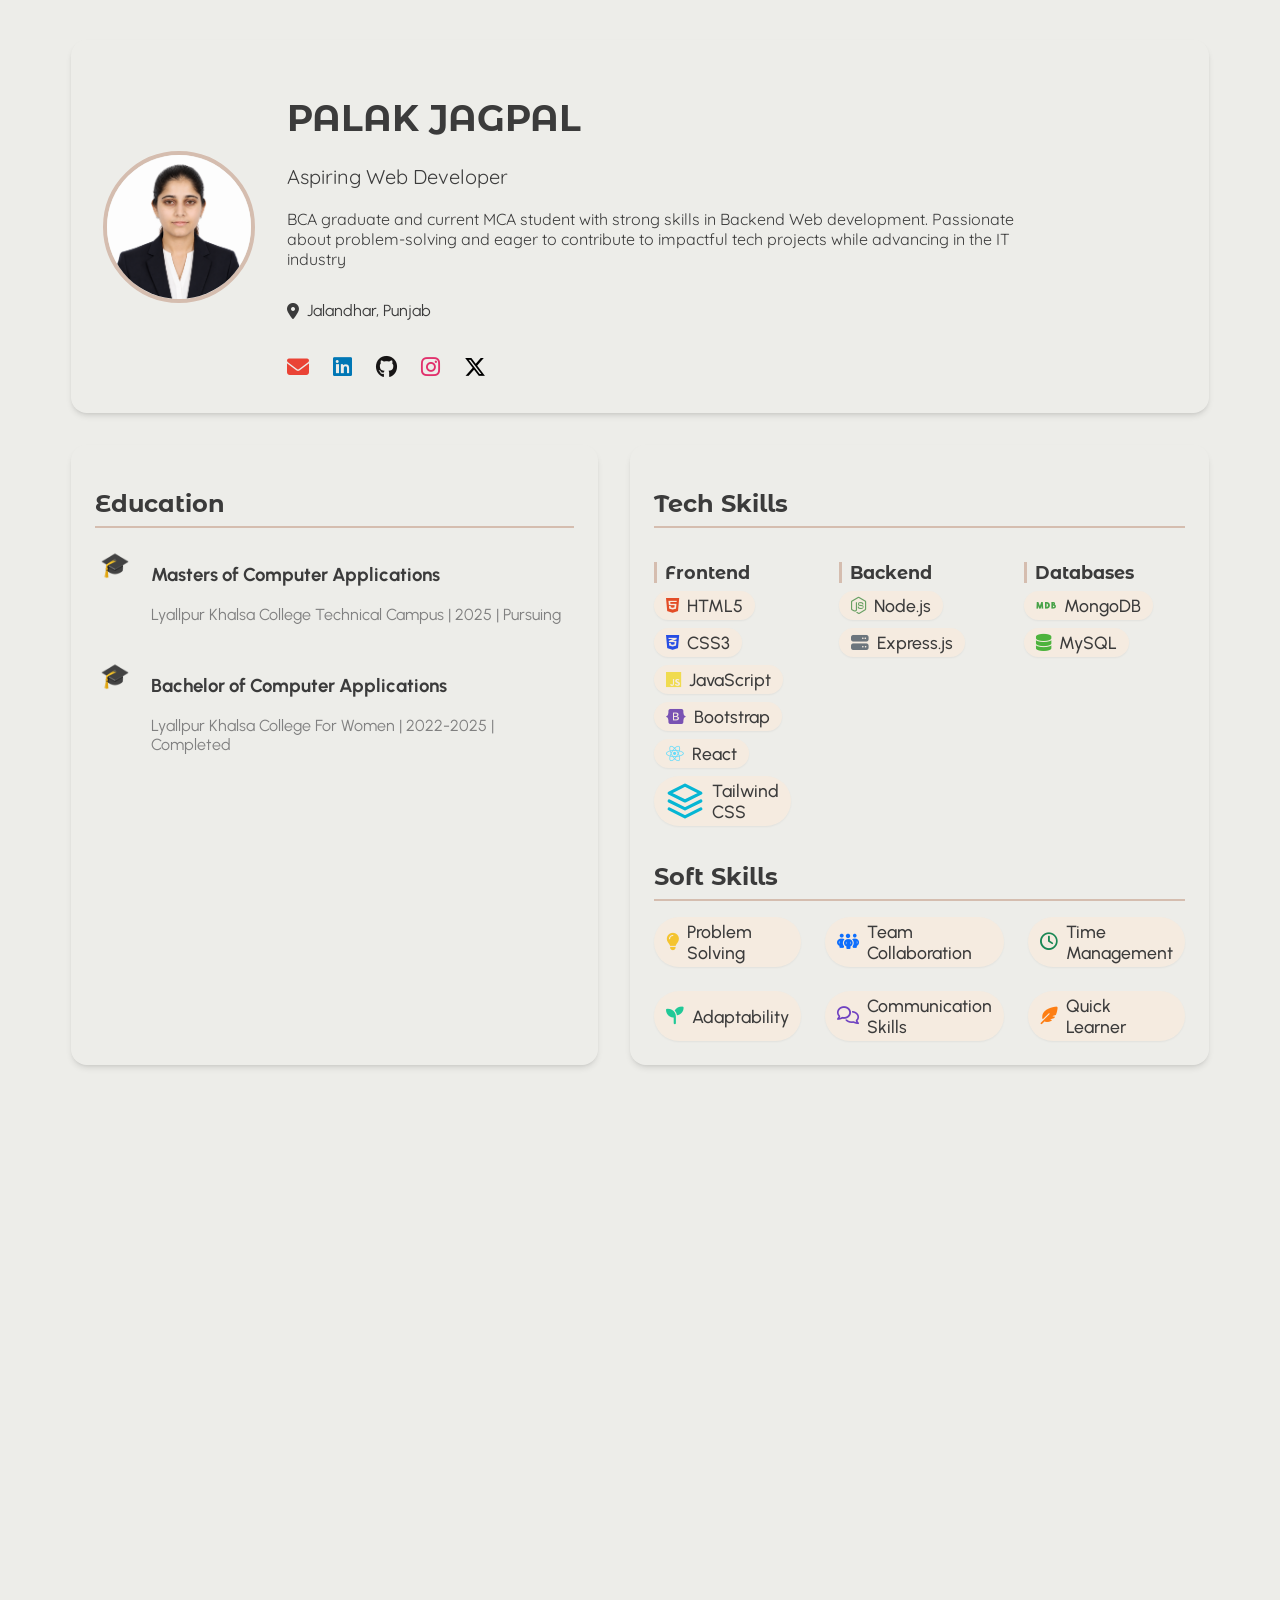
<file: index.html>
<!DOCTYPE html>
<html lang="en">
<head>
    <meta charset="UTF-8">
    <meta name="viewport" content="width=device-width, initial-scale=1.0">
    <title>Palak Jagpal | Portfolio</title>
    <!-- Link to the external CSS file -->
    <link rel="stylesheet" href="style.css">

    <!-- Font Awesome for icons -->
    <link rel="stylesheet" href="https://cdnjs.cloudflare.com/ajax/libs/font-awesome/6.5.2/css/all.min.css">

    <link rel="preconnect" href="https://fonts.googleapis.com">
    <link rel="preconnect" href="https://fonts.gstatic.com" crossorigin>
    <link href="https://fonts.googleapis.com/css2?family=Montserrat+Alternates:ital,wght@0,100;0,200;0,300;0,400;0,500;0,600;0,700;0,800;0,900;1,100;1,200;1,300;1,400;1,500;1,600;1,700;1,800;1,900&family=Quicksand:wght@300..700&family=Urbanist:ital,wght@0,100..900;1,100..900&display=swap" rel="stylesheet">

    <link rel="stylesheet" href="https://cdnjs.cloudflare.com/ajax/libs/animate.css/4.1.1/animate.min.css"/>
    <link rel="stylesheet" href="https://cdnjs.cloudflare.com/ajax/libs/font-awesome/6.5.1/css/all.min.css">


</head>
<body class="antialiased">

    <!-- Main Container -->
    <div class="container">

<!------------------------------------------------------------------------------------->

        <!-- Header Section -->
        <header class="header animate-on-scroll">
            <!-- Profile Picture -->
            <img src="profileimage.png" alt="Your Profile Picture" class="profile-picture">
            
            <!-- Bio and Name -->
            <div>
                <h1 class="animate__animated animate__fadeIn">PALAK JAGPAL</h1>
                <p class="subtitle animate__animated animate__fadeIn">Aspiring Web Developer</p>
                <p class="bio animate__animated animate__fadeIn">
                    BCA graduate and current MCA student with strong skills in Backend Web development. Passionate about problem-solving and eager to contribute to impactful tech projects while advancing in the IT industry
                </p>
                <!-- New container for contact information -->
                <div class="contact-info-container">

                    <p class="contact-location">
                        <i class="fa-solid fa-location-dot animate__animated animate__flip"></i> Jalandhar, Punjab</p>

                    <div class="contact-links">
                        <a href="mailto:palakjagpal70@gmail.com" class="contact-link" aria-label="Email"><i class="fa-solid fa-envelope animate__animated animate__zoomIn"></i></a>

                        <a href="https://www.linkedin.com/in/palak-jagpal/" target="_blank" class="contact-link" aria-label="LinkedIn"><i class="fa-brands fa-linkedin animate__animated animate__zoomIn"></i></a>

                        <a href="https://github.com/palakjagpal" target="_blank" class="contact-link" aria-label="GitHub"><i class="fa-brands fa-github animate__animated animate__zoomIn"></i></a>

                        <a href="https://www.instagram.com/palak._.jagpal/" target="_blank" class="contact-link" aria-label="Instagram"><i class="fa-brands fa-instagram animate__animated animate__zoomIn"></i></a>

                        <a href="https://x.com/jagpal_palak" target="_blank" class="contact-link" aria-label="Twitter"><i class="fa-brands fa-x-twitter animate__animated animate__zoomIn"></i></a>
                    </div>
                </div>
            </div>
        </header>

        <!-- Main Content Sections -->
        <main class="main-content">

<!------------------------------------------------------------------------------------->

            <!-- Education Section -->
            <section id="education" class="section animate-on-scroll">
                <h2 class="section-title">Education</h2>

                <div class="education-item">
                    <div class="education-icon">🎓</div>
                    <div class="education-details">
                        <h3 class="animate-on-scroll animate__animated animate__slideInUp">Masters of Computer Applications</h3>
                        <p class="animate-on-scroll animate__animated animate__slideInUp">Lyallpur Khalsa College Technical Campus | 2025 | Pursuing</p>
                        
                    </div>
                </div>

                <div class="education-item">
                    <div class="education-icon">🎓</div>
                    <div class="education-details">
                        <h3 class="animate-on-scroll animate__animated animate__slideInUp">Bachelor of Computer Applications</h3>
                        <p class="animate-on-scroll animate__animated animate__slideInUp">Lyallpur Khalsa College For Women | 2022-2025 | Completed</p>
                    </div>
                </div>
            </section>

            </section>

<!------------------------------------------------------------------------------------->
            <!-- Skills Section -->
            <section id="skills" class="section animate-on-scroll">
                <h2 class="section-title">Tech Skills</h2>
                <div class="skills-list">
                    <!-- Frontend -->
                    <div class="skill-group">
                        <h3 class="skill-heading">Frontend</h3>
                        <div class="skill-items">
                            <span class="skill-tag wow animate__animated animate__bounceIn"><i class="fa-brands fa-html5"></i> HTML5</span>
                            <span class="skill-tag wow animate__animated animate__bounceIn"><i class="fa-brands fa-css3-alt"></i> CSS3</span>
                            <span class="skill-tag wow animate__animated animate__bounceIn"><i class="fa-brands fa-js"></i> JavaScript</span>
                            <span class="skill-tag wow animate__animated animate__bounceIn"><i class="fa-brands fa-bootstrap"></i> Bootstrap</span>
                            <span class="skill-tag wow animate__animated animate__bounceIn"><i class="fa-brands fa-react"></i> React</span>
                            <span class="skill-tag wow animate__animated animate__bounceIn">
                    <svg class="inline-block w-4 h-4 mr-1" viewBox="0 0 24 24" fill="none" xmlns="http://www.w3.org/2000/svg">
                        <path d="M12 2L2 7L12 12L22 7L12 2Z" stroke="#06B6D4" stroke-width="2" stroke-linecap="round" stroke-linejoin="round"/>
                        <path d="M2 17L12 22L22 17" stroke="#06B6D4" stroke-width="2" stroke-linecap="round" stroke-linejoin="round"/>
                        <path d="M2 12L12 17L22 12" stroke="#06B6D4" stroke-width="2" stroke-linecap="round" stroke-linejoin="round"/>
                    </svg>
                    Tailwind CSS
                </span>
                        </div>
                    </div>

                    <!-- Backend -->
                    <div class="skill-group">
                        <h3 class="skill-heading">Backend</h3>
                        <div class="skill-items">
                            <span class="skill-tag wow animate__animated animate__bounceIn"><i class="fa-brands fa-node-js"></i> Node.js</span>
                            <span class="skill-tag wow animate__animated animate__bounceIn"><i class="fa-solid fa-server"></i> Express.js</span>
                            <!--<span class="skill-tag wow animate__animated animate__bounceIn"><i class="fa-brands fa-php"></i> PHP</span>-->
                        </div>
                    </div>

                    <!-- Databases -->
                    <div class="skill-group">
                        <h3 class="skill-heading">Databases</h3>
                        <div class="skill-items">
                            <span class="skill-tag wow animate__animated animate__bounceIn"><i class="fa-brands fa-mdb"></i> MongoDB</span>
                            <span class="skill-tag wow animate__animated animate__bounceIn"><i class="fa-solid fa-database"></i> MySQL</span>
                        </div>
                    </div>

                </div>

                <h2 class="section-title mt-6">Soft Skills</h2>
                <div class="skills-list">
                    <span class="skill-tag animate__animated animate__bounceIn"><i class="fa-solid fa-lightbulb"></i> Problem Solving</span>
                    <span class="skill-tag animate__animated animate__bounceIn"><i class="fa-solid fa-people-group"></i> Team Collaboration</span>
                    <span class="skill-tag animate__animated animate__bounceIn"><i class="fa-regular fa-clock"></i> Time Management</span>
                    <span class="skill-tag animate__animated animate__bounceIn"><i class="fa-solid fa-seedling"></i> Adaptability</span>
                    <span class="skill-tag animate__animated animate__bounceIn"><i class="fa-regular fa-comments"></i> Communication Skills</span>
                    <span class="skill-tag animate__animated animate__bounceIn"><i class="fa-solid fa-feather-pointed"></i> Quick Learner</span>
                </div>
            </section>

<!------------------------------------------------------------------------------------->

            <!-- Virtual Internships & Job Simulations Section-->
            <section id="projects" class="section animate-on-scroll">
                <h2 class="section-title">Virtual Internships</h2>
                <div class="internships-grid">
                    <div class="internship-card">
                        <h3 class="animate__animated animate__fadeIn animate__delay-1s">CoderRoots - MERN Stack / Full Stack Intern</h3>
                        <p class="animate__animated animate__fadeIn animate__delay-2s">June 2026 - July 2026 | 45-Day Internship</p>
                        <p  class="animate__animated animate__fadeIn animate__delay-3s">Developed responsive MERN stack web applications, integrated RESTful APIs, managed MongoDB and backend operations, implemented authentication and authorization, and performed testing and debugging.</p>
                    </div>

                    <div class="internship-card">
                        <h3 class="animate__animated animate__fadeIn animate__delay-1s">Kodbud – Web Development Internship</h3>
                        <p class="animate__animated animate__fadeIn animate__delay-2s">Sept 2025 - Completed</p>
                        <p  class="animate__animated animate__fadeIn animate__delay-3s">Completed a 4-week internship focusing on front-end and back-end web development. Contributed to live projects, honed programming skills, and applied problem-solving techniques under industry mentorship</p>
                        <a href="certifcate_palak.html" class="internship-link animate__animated animate__fadeIn animate__delay-3s">View Certificate &rarr;</a>
                    </div>

                    <!--
                    <div class="internship-card">
                        <h3 class="animate__animated animate__fadeIn animate__delay-1s">Internship Studio - Website Design and Development Internship</h3>
                        <p class="animate__animated animate__fadeIn animate__delay-2s">Feb 2024 - Completed</p>
                        <p class="animate__animated animate__fadeIn animate__delay-3s">Completed training in front-end and back-end web technologies; developed design prototypes and functional web applications using HTML, CSS and, JavaScript.</p>
                        <a href="https://internshipstudio-prod-data-bucket.s3.ap-south-1.amazonaws.com/certificates/certificate_677d1f7386ee10.50705679.pdf" class="internship-lin4 animate__animated animate__fadeIn animate__delay-3s">View Certificate &rarr;</a>
                    </div>-->
                    
                </div>
            </section>

<!------------------------------------------------------------------------------------->

<!-- Projects Section -->
<section id="projects" class="section animate-on-scroll">
    <h2 class="section-title">Projects</h2>
    
    <!-- Major Projects -->
    <h3 class="skill-heading" style="font-size: 1.3rem; margin-bottom: 1rem; border-left-color: #d5bdaf; padding-left: 0.75rem;">⭐ Major Project</h3>
    <div class="projects-grid" style="margin-bottom: 2rem;">
        <div class="project-card" style="border-left: 4px solid #d5bdaf;">
            <h3 class="animate__animated animate__fadeIn animate__delay-1s">BlogSpace - Full-Stack Blogging Platform</h3>
            <p class="animate__animated animate__fadeIn animate__delay-2s">Developed a full-stack blogging platform using <b>React.js, Node.js, Express.js, and MongoDB.</b><br> Implemented JWT authentication, blog CRUD, likes, comments, and user following.<br> Integrated Cloudinary for image uploads and built an author analytics dashboard. <br>Deployed the application using Render and Vercel.</p>
            <a href="https://blogspace-eight-chi.vercel.app/" class="animate__animated animate__fadeIn animate__delay-3s">View Project &rarr;</a>
        </div>
    </div>

    <!-- Minor Projects -->
    <h3 class="skill-heading" style="font-size: 1.3rem; margin-bottom: 1rem; border-left-color: #e3d5ca; padding-left: 0.75rem;">✦ Minor Projects</h3>
    <div class="projects-grid">
        <div class="project-card">
            <h3 class="animate__animated animate__fadeIn animate__delay-1s">Razorpay Payment Gateway</h3>
            <p class="animate__animated animate__fadeIn animate__delay-2s">A full-stack payment gateway demo built with React, Node.js, and MongoDB featuring Razorpay integration, secure payment verification, and PDF receipt generation</p>
            <a href="https://razorpay-react-integration.vercel.app/" class="animate__animated animate__fadeIn animate__delay-3s">View Project &rarr;</a>
        </div>

        <div class="project-card">
            <h3 class="animate__animated animate__fadeIn animate__delay-1s">Google SignUp</h3>
            <p class="animate__animated animate__fadeIn animate__delay-2s">Developed a secure Google authentication system with JWT using React, Node.js, MongoDB, Google OAuth 2.0, and Render/Vercel deployment</p>
            <a href="https://google-auth-frontend-nine.vercel.app/" class="animate__animated animate__fadeIn animate__delay-3s">View Project &rarr;</a>
        </div>

        <div class="project-card">
            <h3 class="animate__animated animate__fadeIn animate__delay-1s">User Authentication</h3>
            <p class="animate__animated animate__fadeIn animate__delay-2s">A React-based User Authentication System that implements secure user registration and login functionality using a REST API. The application includes client-side validation, authentication handling, token storage, and responsive UI components to simulate a real-world authentication workflow.</p>
            <a href="https://authentication-rgso.onrender.com/" class="animate__animated animate__fadeIn animate__delay-3s">View Project &rarr;</a>
        </div>

        <div class="project-card">
            <h3 class="animate__animated animate__fadeIn animate__delay-1s">icream - Multi-Page Website</h3>
            <p class="animate__animated animate__fadeIn animate__delay-2s">A comprehensive fully responsive multi-page website using HTML5, CSS3 and JavaScript for an ice cream shop.</p>
            <a href="https://stunning-fenglisu-da461c.netlify.app/" class="animate__animated animate__fadeIn animate__delay-3s">View Project &rarr;</a>
        </div>

        <div class="project-card">
            <h3 class="animate__animated animate__fadeIn animate__delay-1s">Unit Converter App</h3>
            <p class="animate__animated animate__fadeIn animate__delay-2s">A responsive web application build using HTML5, CSS3 and JavaScript for converting units.Features a clean UI with a light/dark theme toggle and robust conversion logic.</p>
            <a href="https://sensational-fairy-f73e79.netlify.app/" class="animate__animated animate__fadeIn animate__delay-3s">View Project &rarr;</a>
        </div>

        <div class="project-card">
            <h3 class="animate__animated animate__fadeIn animate__delay-1s">Password Generator App</h3>
            <p class="animate__animated animate__fadeIn animate__delay-2s">A responsive web application build using HTML5, CSS3 and JavaScript for generating passwords upto length from 6 to 30. Features a clean UI with a light/dark theme toggle and robust JavaScript logic.</p>
            <a class="animate__animated animate__fadeIn animate__delay-3s" href="https://candid-sunflower-950fd3.netlify.app/">View Project &rarr;</a>
        </div>

        <div class="project-card">
            <h3 class="animate__animated animate__fadeIn animate__delay-1s">Counter App</h3>
            <p class="animate__animated animate__fadeIn animate__delay-2s">An amazing responsive web application build using HTML5, CSS3 and JavaScript</p>
            <a class="animate__animated animate__fadeIn animate__delay-3s" href="https://fantastic-crepe-ab9473.netlify.app/">View Project &rarr;</a>
        </div>

        <div class="project-card">
            <h3 class="animate__animated animate__fadeIn animate__delay-1s">Score Counter App</h3>
            <p class="animate__animated animate__fadeIn animate__delay-2s">A game score counter responsive web application build using HTML5, CSS3 and JavaScript.Features a clean UI with a light/dark theme toggle.</p>
            <a class="animate__animated animate__fadeIn animate__delay-3s" href="https://magical-babka-67d514.netlify.app/">View Project &rarr;</a>
        </div>

        <div class="project-card">
            <h3 class="animate__animated animate__fadeIn animate__delay-1s">Rock Paper Scissor Game</h3>
            <p class="animate__animated animate__fadeIn animate__delay-2s">A modern responsive Rock,Paper,Scissor game built with HTML5, CSS3 and JavaScript with a clean UI and light/dark theme toggle.</p>
            <a class="animate__animated animate__fadeIn animate__delay-3s" href="https://adorable-gumdrop-383165.netlify.app/">View Project &rarr;</a>
        </div>

        <div class="project-card">
            <h3 class="animate__animated animate__fadeIn animate__delay-1s">Blackjack Game</h3>
            <p class="animate__animated animate__fadeIn animate__delay-2s">A fully responsive card game with HTML5, CSS3 and JavaScript with a clean UI and light/dark theme toggle.</p>
            <a class="animate__animated animate__fadeIn animate__delay-3s" href="https://stirring-axolotl-c6dba9.netlify.app/">View Project &rarr;</a>
        </div>

        <div class="project-card">
            <h3 class="animate__animated animate__fadeIn animate__delay-1s">Calculator</h3>
            <p class="animate__animated animate__fadeIn animate__delay-2s">A fully responsive lightweight calculator built with HTML5, CSS3 and JavaScript with a clean UI and light/dark theme toggle.</p>
            <a class="animate__animated animate__fadeIn animate__delay-3s" href="https://calm-dolphin-7e1108.netlify.app/">View Project &rarr;</a>
        </div>
    </div>
</section>

            <!-- Projects Section 
            <section id="projects" class="section animate-on-scroll">
                <h2 class="section-title">Projects</h2>
                <div class="projects-grid">
                    <div class="project-card">
                        <h3 class="animate__animated animate__fadeIn animate__delay-1s">BlogSpace - Full-Stack Blogging Platform </h3>
                        <p class="animate__animated animate__fadeIn animate__delay-2s">Developed a full-stack blogging platform using <b>React.js, Node.js, Express.js, and MongoDB.</b><br> Implemented JWT authentication, blog CRUD, likes, comments, and user following.<br> Integrated Cloudinary for image uploads and built an author analytics dashboard. <br>Deployed the application using Render and Vercel.
</p>
                        <a href="https://blogspace-eight-chi.vercel.app/" class="animate__animated animate__fadeIn animate__delay-3s">View Project &rarr;</a>
                    </div>

                    <div class="project-card">
                        <h3 class="animate__animated animate__fadeIn animate__delay-1s">Razorpay Payment Gateway</h3>
                        <p class="animate__animated animate__fadeIn animate__delay-2s">A full-stack payment gateway demo built with React, Node.js, and MongoDB featuring Razorpay integration, secure payment verification, and PDF receipt generation</p>
                        <a href="https://razorpay-react-integration.vercel.app/" class="animate__animated animate__fadeIn animate__delay-3s">View Project &rarr;</a>
                    </div>

                    <div class="project-card">
                        <h3 class="animate__animated animate__fadeIn animate__delay-1s">Google SignUp</h3>
                        <p class="animate__animated animate__fadeIn animate__delay-2s">Developed a secure Google authentication system with JWT using React, Node.js, MongoDB, Google OAuth 2.0, and Render/Vercel deployment</p>
                        <a href="https://google-auth-frontend-nine.vercel.app/" class="animate__animated animate__fadeIn animate__delay-3s">View Project &rarr;</a>
                    </div>

                    <div class="project-card">
                        <h3 class="animate__animated animate__fadeIn animate__delay-1s">User Authentication</h3>
                        <p class="animate__animated animate__fadeIn animate__delay-2s">A React-based User Authentication System that implements secure user registration and login functionality using a REST API. The application includes client-side validation, authentication handling, token storage, and responsive UI components to simulate a real-world authentication workflow.</p>
                        <a href="https://authentication-rgso.onrender.com/" class="animate__animated animate__fadeIn animate__delay-3s">View Project &rarr;</a>
                    </div>

                    <div class="project-card">
                        <h3 class="animate__animated animate__fadeIn animate__delay-1s">icream - Multi-Page Website</h3>
                        <p class="animate__animated animate__fadeIn animate__delay-2s">A comprehensive fully responsive multi-page website using HTML5, CSS3 and JavaScript for an ice cream shop.</p>
                        <a href="https://stunning-fenglisu-da461c.netlify.app/" class="animate__animated animate__fadeIn animate__delay-3s">View Project &rarr;</a>
                    </div>

                    <div class="project-card">
                        <h3 class="animate__animated animate__fadeIn animate__delay-1s">Unit Converter App</h3>
                        <p class="animate__animated animate__fadeIn animate__delay-2s">A responsive web application build using HTML5, CSS3 and JavaScript for converting units.Features a clean UI with a light/dark theme toggle and robust conversion logic.</p>
                        <a href="https://sensational-fairy-f73e79.netlify.app/" class="animate__animated animate__fadeIn animate__delay-3s">View Project &rarr;</a>
                    </div>

                    <div class="project-card">
                        <h3 class="animate__animated animate__fadeIn animate__delay-1s">Password Generator App</h3>
                        <p class="animate__animated animate__fadeIn animate__delay-2s">A responsive web application  build using HTML5, CSS3 and JavaScript for generating passwords upto length from 6 to 30. Features a clean UI with a light/dark theme toggle and robust JavaScript logic.</p>
                        <a class="animate__animated animate__fadeIn animate__delay-3s" href="https://candid-sunflower-950fd3.netlify.app/">View Project &rarr;</a>
                    </div>

                    <div class="project-card">
                        <h3 class="animate__animated animate__fadeIn animate__delay-1s">Counter App</h3>
                        <p class="animate__animated animate__fadeIn animate__delay-2s">An amazing responsive web application build using HTML5, CSS3 and JavaScript</p>
                        <a class="animate__animated animate__fadeIn animate__delay-3s" href="https://fantastic-crepe-ab9473.netlify.app/">View Project &rarr;</a>
                    </div>

                    <div class="project-card">
                        <h3 class="animate__animated animate__fadeIn animate__delay-1s">Score Counter App</h3>
                        <p class="animate__animated animate__fadeIn animate__delay-2s">A game score counter responsive web application build using HTML5, CSS3 and JavaScript.Features a clean UI with a light/dark theme toggle.</p>
                        <a class="animate__animated animate__fadeIn animate__delay-3s" href="https://magical-babka-67d514.netlify.app/">View Project &rarr;</a>
                    </div>

                    <div class="project-card">
                        <h3 class="animate__animated animate__fadeIn animate__delay-1s">Rock Paper Scissor Game</h3>
                        <p class="animate__animated animate__fadeIn animate__delay-2s">A modern responsive Rock,Paper,Scissor game built with HTML5, CSS3 and JavaScript with a clean UI and light/dark theme toggle.</p>
                        <a class="animate__animated animate__fadeIn animate__delay-3s" href="https://adorable-gumdrop-383165.netlify.app/">View Project &rarr;</a>
                    </div>

                    <div class="project-card">
                        <h3 class="animate__animated animate__fadeIn animate__delay-1s">Blackjack Game</h3>
                        <p class="animate__animated animate__fadeIn animate__delay-2s">A fully responsive card game with HTML5, CSS3 and JavaScript with a clean UI and light/dark theme toggle.</p>
                        <a class="animate__animated animate__fadeIn animate__delay-3s" href="https://stirring-axolotl-c6dba9.netlify.app/">View Project &rarr;</a>
                    </div>
                    <div class="project-card">
                        <h3 class="animate__animated animate__fadeIn animate__delay-1s">Calculator</h3>
                        <p class="animate__animated animate__fadeIn animate__delay-2s">A fully responsive lightweight calulator built with HTML5, CSS3 and JavaScript with a clean UI and light/dark theme toggle.</p>
                        <a class="animate__animated animate__fadeIn animate__delay-3s" href="https://calm-dolphin-7e1108.netlify.app/">View Project &rarr;</a>
                    </div>
                </div>
            </section>-->

<!------------------------------------------------------------------------------------->

            <!-- Contact Section -->
            <section id="contact" class="section animate-on-scroll">
                <!-- Collapsible Header for the contact section -->
                <h2 class="section-title contact-toggle">
                    Contact <i id="contact-arrow" class="fa-solid fa-circle-arrow-down"></i>
                </h2>
                <br>
                <!-- Contact form container that will be toggled -->
                <div id="contact-form-container">
                    <form id="contactForm">
                        <!-- A simple message box for general form feedback -->
                        <div id="form-message-box" class="form-message-box"></div>

                        <div class="form-group">
                            <label for="name">Name</label>
                            <input type="text" id="name" name="name">
                            <!-- Element to display name validation errors -->
                            <span id="name-error" class="error-message"></span>
                        </div>
                        <div class="form-group">
                            <label for="email">Email</label>
                            <input type="email" id="email" name="email">
                            <!-- Element to display email validation errors -->
                            <span id="email-error" class="error-message"></span>
                        </div>
                        <div class="form-group">
                            <label for="message">Message</label>
                            <textarea id="message" name="message" rows="4"></textarea>
                            <!-- Element to display message validation errors -->
                            <span id="message-error" class="error-message"></span>
                        </div>
                        <button type="submit" class="submit-button">Send Message</button>
                    </form>
                </div>
            </section>
        </main>
    </div>

<!------------------------------------------------------------------------------------->

    <!-- Back-to-top button -->
    <button id="back-to-top-btn" aria-label="Back to Top">
      <i class="fa-solid fa-arrow-up"></i>
    </button>

    <!-- Link to the external JavaScript file -->
    <script src="script.js"></script>

      <script src="https://cdnjs.cloudflare.com/ajax/libs/wow/1.1.2/wow.min.js"></script>

</body>
</html>
</file>
<file: style.css>
/* Color Palette as CSS Variables */
:root {
    --isabelline: #edede9ff;
    --timberwolf: #d6ccc2ff;
    --linen: #f5ebe0ff;
    --champagne-pink: #e3d5caff;
    --pale-dogwood: #d5bdafff;

    /* Semantic Mapping */
    --background: var(--isabelline);
    --primary: var(--pale-dogwood);
    --accent: var(--champagne-pink);
    --text: #3b3b3b;
    --button-bg: var(--pale-dogwood);
    --button-hover: var(--linen);
}

html {
    -webkit-tap-highlight-color: transparent;
    tap-highlight-color: transparent;
    scroll-behavior: smooth;
    -webkit-font-smoothing: antialiased;
    -moz-osx-font-smoothing: grayscale;
}

body {
    font-family: 'Urbanist';
    background-color: var(--background);
    color: var(--text);
    -webkit-font-smoothing: antialiased;
    -moz-osx-font-smoothing: grayscale;
    cursor: pointer;
    -webkit-tap-highlight-color: transparent;
    tap-highlight-color: transparent;
    scroll-behavior: smooth;
}

.container {
    max-width: 90%;
    margin: 0 auto;
    padding: 1rem;
}

/* Header */
.header {
    background-color: transparent;
    border-radius: 1rem;
    box-shadow: 0 4px 6px -1px rgba(0,0,0,0.1), 0 2px 4px -2px rgba(0,0,0,0.1);
    padding: 2rem;
    margin-bottom: 2rem;
    text-align: center;
    display: flex;
    flex-direction: column;
    align-items: center;
}

.profile-picture {
    width: 9rem;
    height: 9rem;
    border-radius: 9999px;
    margin-bottom: 1rem;
    border: 4px solid var(--primary);
    object-fit: cover;
}

.header h1 {
    font-family: 'Montserrat Alternates';
    font-size: 2.25rem;
    font-weight: 700;
    color: var(--text);
}

.header p.subtitle {
    font-family: 'Quicksand';
    font-size: 1.25rem;
    color: var(--text);
    margin-top: 0.5rem;
}

.header p.bio {
    font-family: 'Quicksand';
    color: var(--text);
    margin-top: 1rem;
    max-width: 48rem;
    margin-left: auto;
    margin-right: auto;
}

/* Contact Info */
.contact-info-container {
    display: flex;
    flex-direction: column;
    align-items: left;
    margin-top: 1rem;
    gap: 0.5rem;
}

.contact-location {
    font-size: 1rem;
    color: var(--text);
    display: flex;
    align-items: center;
    gap: 0.5rem;
}

.contact-links {
    display: flex;
    gap: 1.5rem;
    margin-top: 0.5rem;
}

.contact-link {
    color: var(--text);
    font-size: 1.5rem;
    transition: color 0.2s ease-in-out;
}

.contact-link:hover {
    color: var(--primary);
}

/* Layout */
.main-content {
    display: grid;
    grid-template-columns: 1fr;
    gap: 2rem;
}

.section {
    background-color: transparent;
    border-radius: 1rem;
    box-shadow: 0 4px 6px -1px rgba(0,0,0,0.1), 0 2px 4px -2px rgba(0,0,0,0.1);
    padding: 1.5rem;
}

.section-title {
    font-family: 'Montserrat Alternates';
    font-size: 1.5rem;
    font-weight: 700;
    color: var(--text);
    margin-bottom: 1rem;
    border-bottom: 2px solid var(--primary);
    padding-bottom: 0.5rem;
    display: flex;
    justify-content: space-between;
    align-items: center;
}

.contact-toggle {
    cursor: pointer;
}

/* Education */
#education{
    border-radius: 1rem;
    box-shadow: 0 4px 6px -1px rgba(0,0,0,0.1), 0 2px 4px -2px rgba(0,0,0,0.1);
    padding: 1.5rem;
}
.education-item {
    display: flex;
    align-items: flex-start;
    margin-bottom: 1rem;
}

.education-icon {
    width: 2.5rem;
    height: 2.5rem;
    color: var(--background);
    border-radius: 9999px;
    display: flex;
    align-items: center;
    justify-content: center;
    font-size: 1.50rem;
    font-weight: 700;
}

.education-details {
    margin-left: 1rem;
}

.education-details h3{
    color: var(--text);
}

.education-details p{
    color: gray;
}


/* Skills */
.skills-list {
    display: flex;
    flex-wrap: wrap;
    gap: 0.5rem;
}

.skill-tag {
    background-color: var(--linen);
    color: var(--text);
    font-size: 1.1rem;
    font-weight: 500;
    padding: 0.25rem 0.75rem;
    border-radius: 9999px;
    box-shadow: 0 1px 2px 0 rgba(0,0,0,0.05);
    /* Add transitions for smooth animation */
    transition: transform 0.2s ease-in-out, background-color 0.2s ease-in-out;
    /* Add flexbox to align icon and text */
    display: flex;
    align-items: center;
    gap: 0.5rem; /* Space between icon and text */
}

/* Add hover effect for skill tags */
.skill-tag:hover {

    /* Move the tag slightly up */
    transform: translateY(-3px);
    /* Darken the background color on hover */
    background-color: var(--text);
    color: var(--isabelline);
}



/* Projects & Internships */


.projects-grid, .internships-grid {
    display: grid;
    grid-template-columns: 1fr;
    gap: 1.5rem;
}

.project-card, .internship-card {
    background-color: var(--isabelline);
    border-radius: 0.5rem;
    padding: 1rem;
    box-shadow: 0 1px 3px rgba(0,0,0,0.1);
    transition: box-shadow 0.3s ease-in-out;
}

.project-card:hover, .internship-card:hover {
    box-shadow: 0 10px 15px -3px rgba(0,0,0,0.1), 0 4px 6px -4px rgba(0,0,0,0.1);
}

.project-card h3, .internship-card h3{
    color: var(--text);
}

.project-card p{
    color: gray;
    font-size: 0.87rem;
}

/* Animated Internship Links */
.project-card a, .internship-card a, .internship-link {
    color: rgb(92, 83, 83);
    text-decoration: none;
    font-weight: 500;
    display: inline-block;
    margin-top: 0.5rem;
    /* Add a transition for the text transform */
    transition: transform 0.2s ease-in-out;
    position: relative; /* Needed for the pseudo-element */
}

.project-card a::after, .internship-card a::after, .internship-link::after {
    content: '';
    position: absolute;
    width: 0;
    height: 2px;
    bottom: -2px;
    left: 0;
    background-color: var(--primary); /* Use a color from your palette */
    transition: width 0.3s ease-in-out;
}

.project-card a:hover, .internship-card a:hover, .internship-link:hover {
    text-decoration: none; /* Remove default underline to use the animated one */
    /* Push the text slightly to the right */
    transform: translateX(5px);
}

.project-card a:hover::after, .internship-card a:hover::after, .internship-link:hover::after {
    width: 100%;
}


/* Contact Form */
#contact {
    width: 50%;
    margin: 0 auto;
}

#contact h2 {
    text-align: center;
}

#contact-form-container {
    max-height: 0;
    overflow: hidden;
    transition: max-height 0.5s ease-out;
}

#contact-form-container.open {
    max-height: 500px;
    transition: max-height 0.5s ease-in;
}

form {
    max-width: 90%;
    margin: 0 auto;
}

.form-group {
    margin-bottom: 1rem;
}

.form-group label {
    font-weight: 500;
    color: var(--text);
}

.form-group input,
.form-group textarea {
    width: 100%;
    border-radius: 0.375rem;
    border: none;
    padding: 0.5rem;
    font-family: 'Urbanist';
    letter-spacing: 1.3px;
}

.form-group input:focus,
.form-group textarea:focus {
    outline: none;
    border-color: var(--primary);
    box-shadow: 0 0 0 3px color-mix(in srgb, var(--primary) 50%, transparent);
    letter-spacing: 1.3px;
}

.submit-button {
    background-color: var(--button-bg);
    color: var(--text);
    font-weight: 700;
    padding: 0.75rem 1rem;
    border-radius: 0.5rem;
    border: none;
    width: 100%;
    cursor: pointer;
    /* Add multiple transitions for a smoother effect */
    transition: background-color 0.3s ease-in-out, transform 0.2s ease-in-out, box-shadow 0.3s ease-in-out;
}

.submit-button:hover {
    background-color: var(--text);
    color: var(--button-bg);
    /* Scale the button up slightly */
    transform: scale(1.05);
    /* Add a subtle shadow for depth */
    box-shadow: 0 4px 6px -1px rgba(0,0,0,0.1), 0 2px 4px -2px rgba(0,0,0,0.1);
}

.message-box {
    display: none;
    background-color: var(--accent);
    border: 1px solid var(--primary);
    color: darkgreen;
    padding: 0.75rem 1rem;
    border-radius: 0.375rem;
    margin-top: 1rem;
    text-align: center;
    font-family: Helvetica;
}

span {
    color: red;
}

/* Back to Top Button */
#back-to-top-btn {
    position: fixed;
    bottom: 20px;
    right: 20px;
    background-color: var(--primary);
    color: #ffffff;
    width: 48px;
    height: 48px;
    border: none;
    border-radius: 50%;
    display: flex;
    justify-content: center;
    align-items: center;
    font-size: 1.25rem;
    box-shadow: 0 4px 6px rgba(0, 0, 0, 0.1);
    cursor: pointer;
    opacity: 0;
    visibility: hidden;
    transition: opacity 0.3s ease-in-out, visibility 0.3s ease-in-out, transform 0.3s ease-in-out;
    z-index: 999;

}

#back-to-top-btn.show {
    opacity: 1;
    visibility: visible;
}

#back-to-top-btn:hover {
    background-color: var(--text);
    color: var(--pale-dogwood);
}


/* Media Queries for Responsiveness */
@media (max-width : 420px){
    #contact{
        width: 80%;
        overflow-x: hidden;
    }
    form{
        max-width: 80%;
    }
    .contact-info-container{
        align-items: center;
    }
    #back-to-top {
        width: 20px;
        height: 20px;
        font-size: 0.50rem;
        bottom: 15px;
        right: 15px;
    }
}

@media (max-width : 460px){
    #contact{
        width: 80%;
        overflow-x: hidden;
    }
    form{
        max-width: 80%;
    }
    .contact-info-container{
        align-items: center;
    }
}

@media (max-width : 520px){
    #contact{
        width: 80%;
        overflow-x: hidden;
    }
    form{
        max-width: 80%;
    }
    .contact-info-container{
        align-items: center;
    }
}

@media (max-width : 590px){
    #contact{
        width: 90%;
        overflow-x: hidden;
    }
    form{
        max-width: 85%;
    }
    .contact-info-container{
        align-items: center;
    }
}

@media (max-width : 690px){
    #contact{
        width: 90%;
            overflow-x: hidden;
    }
    form{
        max-width: 90%;
    }
    .contact-info-container{
        align-items: center;
    }
}

@media (max-width : 752px){
    #contact{
        width: 80%;
        overflow-x: hidden;
    }
    form{
        max-width: 80%;
    }
    .contact-info-container{
        align-items: center;
    }
}

@media (max-width : 790px){
    #contact{
        width: 90%;
        overflow-x: hidden;
    }
    form{
        max-width: 80%;
    }
}

@media (min-width: 768px) {
    .container {
        padding: 2rem;
    }

    .header {
        flex-direction: row;
        text-align: left;
        align-items: center;
    }

    .profile-picture {
        margin: 0 2rem 0 0;
    }

    .main-content {
        grid-template-columns: repeat(2, 1fr);
    }

    #projects,
    #contact {
        grid-column: span 2;
    }

    .projects-grid, .internships-grid {
        grid-template-columns: repeat(3, 1fr);
    }
    #back-to-top {
        width: 40px;
        height: 40px;
        font-size: 1.2rem;
        bottom: 15px;
        right: 15px;
    }
}

/* Keyframes for fade and slide-up animation */
@keyframes fade-in-up {
    from {
        opacity: 0;
        transform: translateY(20px);
    }
    to {
        opacity: 1;
        transform: translateY(0);
    }
}


@media (min-width: 1024px) {
    .projects-grid, .internships-grid{
        grid-template-columns: repeat(3, 1fr);
    }
    
}

/* Animate-on-scroll base */
.animate-on-scroll {
  opacity: 0;
  transform: translateY(20px);
  transition: opacity 0.6s ease-out, transform 0.6s ease-out;
}
.animate-on-scroll.in-view {
  opacity: 1;
  transform: translateY(0);
}

.fa-html5 { color: #e34c26; }
.fa-css3-alt { color: #264de4; }
.fa-js { color: #f0db4f; }
.fa-database { color: #4DB33D; }
.fa-php { color: #777bb3; }
.fa-bootstrap { color: #7952b3; }
.fa-node-js { color: #68a063; }
.fa-mdb { color: #47A248; }
.fa-server { color: #6c757d; }
.fa-react { color: #61DBFB; }

.fa-lightbulb { color: #f4c430; }       
.fa-people-group { color: #0d6efd; }    
.fa-clock { color: #198754; }           
.fa-seedling { color: #20c997; }        
.fa-comments { color: #6f42c1; }        
.fa-feather-pointed { color: #fd7e14; } 

.fa-envelope { color: #EA4335; }      
.fa-linkedin { color: #0077B5; }      
.fa-github { color: #171515; }        
.fa-instagram { color: #E1306C; }     
.fa-x-twitter { color: #000000; }     

.contact-link:hover .fa-linkedin { color: #0077B5; }
.contact-link:hover .fa-github { color: #333; }
.contact-link:hover .fa-instagram { color: #ff4da6; }
.contact-link:hover .fa-envelope { color: #ff5c5c; }
.contact-link:hover .fa-x-twitter { color: #111; }

.contact-link i {
  font-size: 22px;
  transition: transform 0.3s ease, color 0.3s ease;
}

.contact-link:hover i {
  transform: scale(1.3);
}


/* Skill grouping (NEW) */
.skill-group {
    width: 100%;
    margin-bottom: 1rem;
}

/* Heading style (matches your section-title vibe) */
.skill-heading {
    font-family: 'Montserrat Alternates';
    font-size: 1.1rem;
    margin-bottom: 0.5rem;
    color: var(--text);
    border-left: 3px solid var(--primary);
    padding-left: 0.5rem;
}

/* Keep tags layout SAME as before */
.skill-items {
    display: flex;
    flex-wrap: wrap;
    gap: 0.5rem;
}

/* =========================
   Responsive Enhancement
========================= */

/* Tablet and above → show groups in columns */
@media (min-width: 768px) {
    .skills-list {
        display: grid;
        grid-template-columns: repeat(2, 1fr);
        gap: 1.5rem;
    }
}

/* Desktop → 3 columns */
@media (min-width: 1024px) {
    .skills-list {
        grid-template-columns: repeat(3, 1fr);
    }
}


/* Major project highlight */
.project-card.major-project {
    border-left: 4px solid var(--primary);
    background: linear-gradient(135deg, var(--isabelline) 0%, var(--linen) 100%);
}

.project-card.major-project:hover {
    box-shadow: 0 10px 20px -3px rgba(0,0,0,0.15), 0 4px 8px -4px rgba(0,0,0,0.1);
}

/* Section sub-heading style */
.section-subheading {
    font-family: 'Montserrat Alternates';
    font-size: 1.2rem;
    font-weight: 600;
    color: var(--text);
    margin: 1.5rem 0 0.75rem 0;
    padding-bottom: 0.3rem;
    border-bottom: 2px solid var(--accent);
    display: flex;
    align-items: center;
    gap: 0.5rem;
}
</file>
